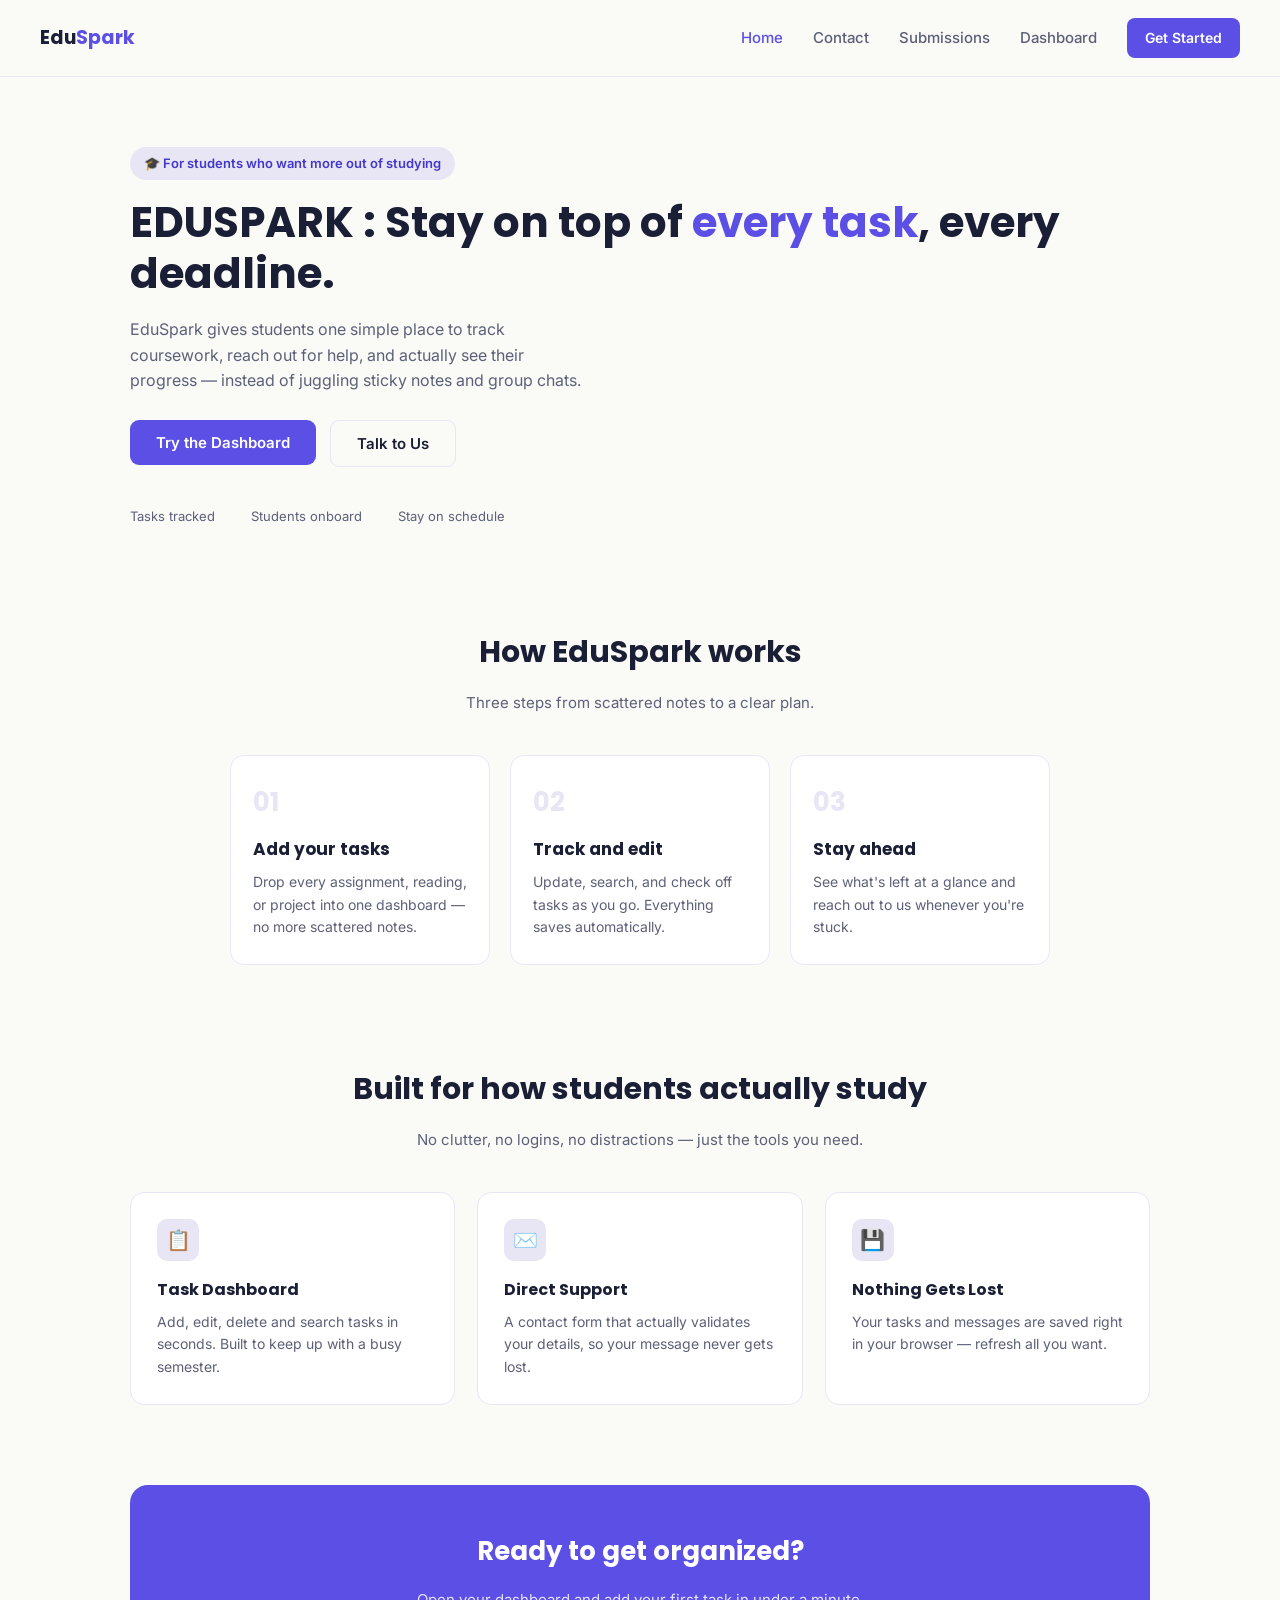
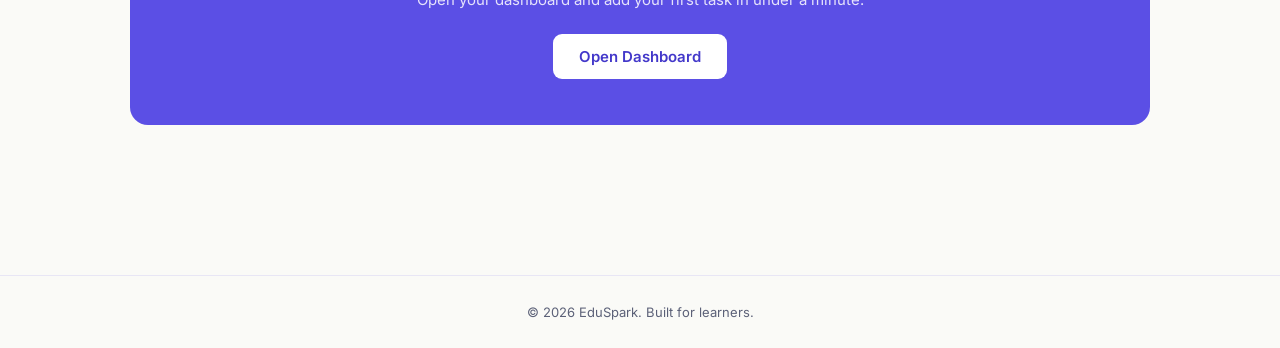
<file: index.html>
<!DOCTYPE html>
<html lang="en">
<head>
  <meta charset="UTF-8">
  <meta name="viewport" content="width=device-width, initial-scale=1.0">
  <title>EduSpark - Learn Smarter, Grow Faster</title>
  <link rel="preconnect" href="https://fonts.googleapis.com">
  <link href="https://fonts.googleapis.com/css2?family=Inter:wght@400;500;600&family=Poppins:wght@600;700&display=swap" rel="stylesheet">
  <link rel="stylesheet" href="css/style.css">
</head>
<body>

  <nav>
    <span class="logo">Edu<span>Spark</span></span>
    <a href="index.html" class="nav-link active">Home</a>
    <a href="pages/contact.html" class="nav-link">Contact</a>
    <a href="pages/submissions.html" class="nav-link">Submissions</a>
    <a href="pages/dashboard.html" class="nav-link">Dashboard</a>
    <a href="pages/dashboard.html" class="nav-cta">Get Started</a>
  </nav>

  <main>

    <section class="hero">
      <div class="hero-text">
        <span class="hero-badge">🎓 For students who want more out of studying</span>
        <h1>EDUSPARK : Stay on top of <span class="highlight">every task</span>, every deadline.</h1>
        <p>EduSpark gives students one simple place to track coursework, reach out for help, and actually see their progress — instead of juggling sticky notes and group chats.</p>
        <div class="hero-buttons">
          <a href="pages/dashboard.html"><button class="btn-primary">Try the Dashboard</button></a>
          <a href="pages/contact.html"><button class="btn-outline">Talk to Us</button></a>
        </div>
        <div class="hero-stats">
          <div><strong></strong><span>Tasks tracked</span></div>
          <div><strong></strong><span>Students onboard</span></div>
          <div><strong></strong><span>Stay on schedule</span></div>
        </div>
      </div>

    </section>

    <section class="section">
      <div class="section-head">
        <h2>How EduSpark works</h2>
        <p>Three steps from scattered notes to a clear plan.</p>
      </div>
      <div class="steps">
        <div class="step">
          <div class="step-num">01</div>
          <h3>Add your tasks</h3>
          <p>Drop every assignment, reading, or project into one dashboard — no more scattered notes.</p>
        </div>
        <div class="step">
          <div class="step-num">02</div>
          <h3>Track and edit</h3>
          <p>Update, search, and check off tasks as you go. Everything saves automatically.</p>
        </div>
        <div class="step">
          <div class="step-num">03</div>
          <h3>Stay ahead</h3>
          <p>See what's left at a glance and reach out to us whenever you're stuck.</p>
        </div>
      </div>
    </section>

    <section class="section">
      <div class="section-head">
        <h2>Built for how students actually study</h2>
        <p>No clutter, no logins, no distractions — just the tools you need.</p>
      </div>
      <div class="features-grid">
        <div class="feature-card">
          <div class="icon">📋</div>
          <h3>Task Dashboard</h3>
          <p>Add, edit, delete and search tasks in seconds. Built to keep up with a busy semester.</p>
        </div>
        <div class="feature-card">
          <div class="icon">✉️</div>
          <h3>Direct Support</h3>
          <p>A contact form that actually validates your details, so your message never gets lost.</p>
        </div>
        <div class="feature-card">
          <div class="icon">💾</div>
          <h3>Nothing Gets Lost</h3>
          <p>Your tasks and messages are saved right in your browser — refresh all you want.</p>
        </div>
      </div>
    </section>

    <section class="section" style="padding-top:10px;">
      <div class="cta-band">
        <h2>Ready to get organized?</h2>
        <p>Open your dashboard and add your first task in under a minute.</p>
        <a href="pages/dashboard.html"><button class="btn-primary">Open Dashboard</button></a>
      </div>
    </section>

  </main>

  <footer>&copy; 2026 EduSpark. Built for learners.</footer>

</body>
</html>
</file>
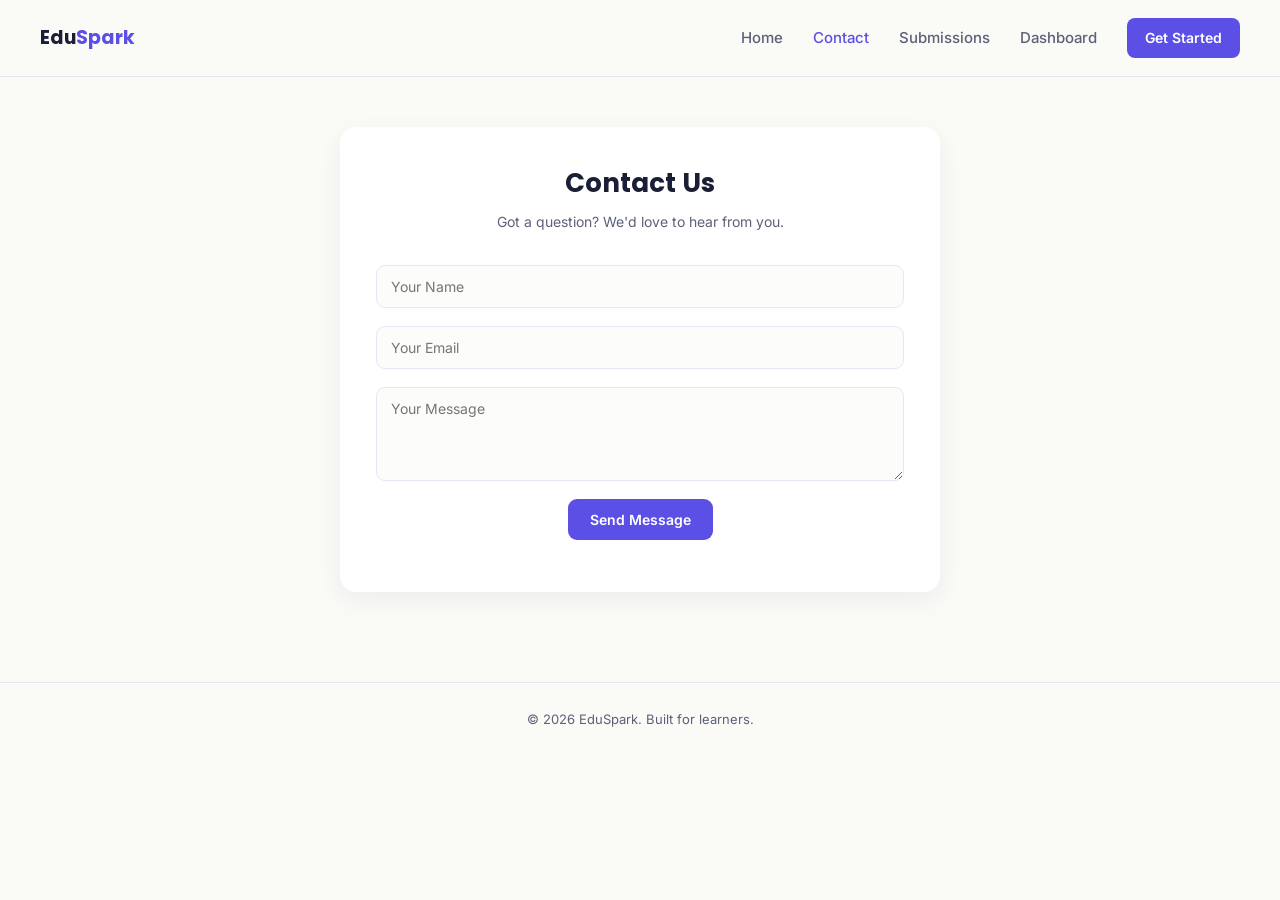
<file: pages/contact.html>
<!DOCTYPE html>
<html lang="en">
<head>
  <meta charset="UTF-8">
  <meta name="viewport" content="width=device-width, initial-scale=1.0">
  <title>Contact - EduSpark</title>
  <link rel="preconnect" href="https://fonts.googleapis.com">
  <link href="https://fonts.googleapis.com/css2?family=Inter:wght@400;500;600&family=Poppins:wght@600;700&display=swap" rel="stylesheet">
  <link rel="stylesheet" href="../css/style.css">
</head>
<body>

  <nav>
    <span class="logo">Edu<span>Spark</span></span>
    <a href="../index.html" class="nav-link">Home</a>
    <a href="contact.html" class="nav-link active">Contact</a>
    <a href="submissions.html" class="nav-link">Submissions</a>
    <a href="dashboard.html" class="nav-link">Dashboard</a>
    <a href="dashboard.html" class="nav-cta">Get Started</a>
  </nav>

  <main>
    <div class="container">
      <h2>Contact Us</h2>
      <p class="subtitle">Got a question? We'd love to hear from you.</p>

      <form id="contactForm">
        <input type="text" id="name" placeholder="Your Name">
        <p class="error" id="nameError"></p>

        <input type="email" id="email" placeholder="Your Email">
        <p class="error" id="emailError"></p>

        <textarea id="message" rows="4" placeholder="Your Message"></textarea>
        <p class="error" id="messageError"></p>

        <button type="submit">Send Message</button>
        <p class="success-msg" id="successMsg"></p>
      </form>
    </div>
  </main>

  <footer>&copy; 2026 EduSpark. Built for learners.</footer>

  <script src="../js/contact.js"></script>
</body>
</html>
</file>
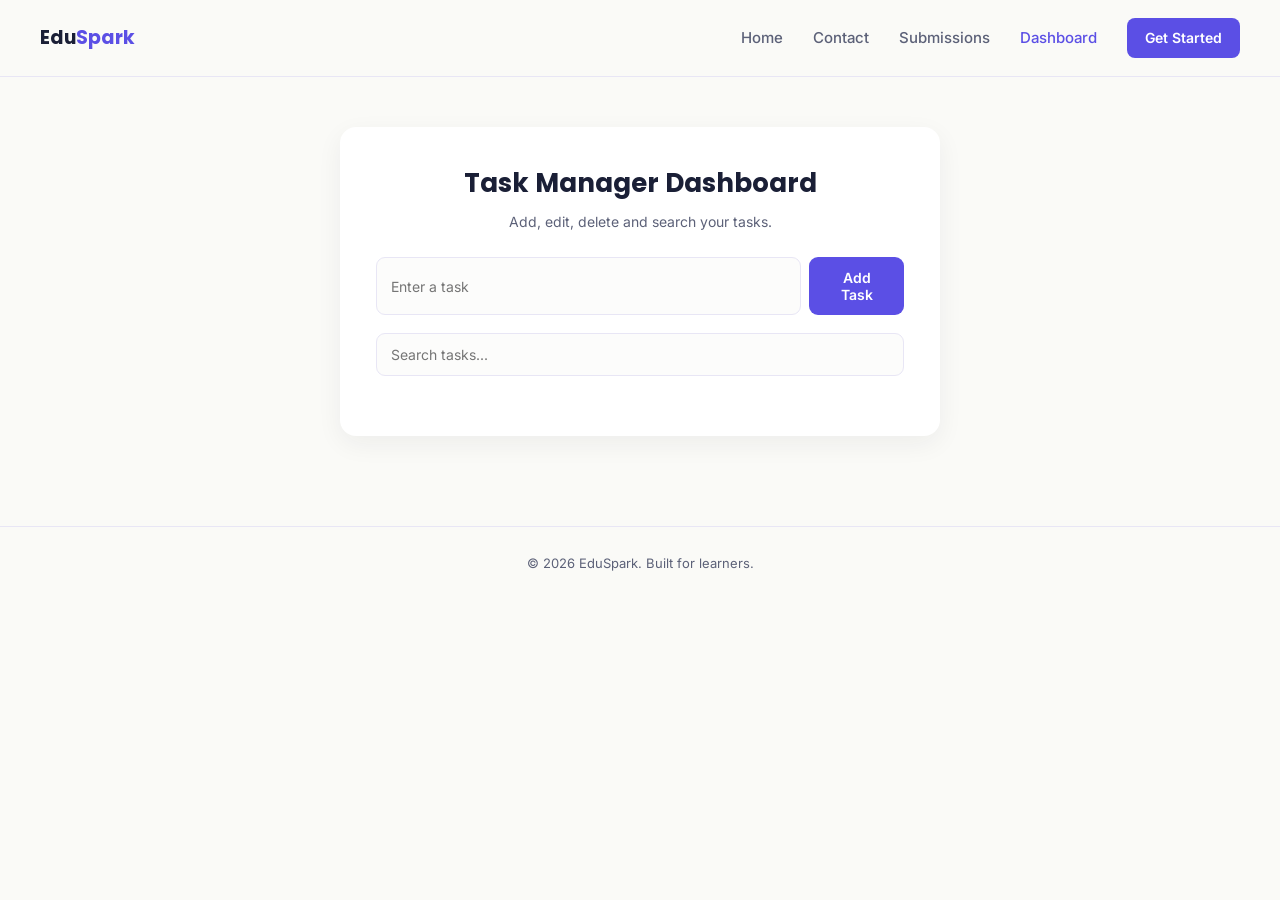
<file: pages/dashboard.html>
<!DOCTYPE html>
<html lang="en">
<head>
  <meta charset="UTF-8">
  <meta name="viewport" content="width=device-width, initial-scale=1.0">
  <title>Dashboard - EduSpark</title>
  <link rel="preconnect" href="https://fonts.googleapis.com">
  <link href="https://fonts.googleapis.com/css2?family=Inter:wght@400;500;600&family=Poppins:wght@600;700&display=swap" rel="stylesheet">
  <link rel="stylesheet" href="../css/style.css">
</head>
<body>

  <nav>
    <span class="logo">Edu<span>Spark</span></span>
    <a href="../index.html" class="nav-link">Home</a>
    <a href="contact.html" class="nav-link">Contact</a>
    <a href="submissions.html" class="nav-link">Submissions</a>
    <a href="dashboard.html" class="nav-link active">Dashboard</a>
    <a href="dashboard.html" class="nav-cta">Get Started</a>
  </nav>

  <main>
    <div class="container">
      <h2>Task Manager Dashboard</h2>
      <p class="subtitle">Add, edit, delete and search your tasks.</p>

      <div class="task-controls">
        <input type="text" id="taskInput" placeholder="Enter a task">
        <button onclick="addTask()">Add Task</button>
      </div>

      <input type="text" id="searchBox" placeholder="Search tasks..." onkeyup="searchTasks()">

      <ul id="taskList"></ul>
    </div>
  </main>

  <footer>&copy; 2026 EduSpark. Built for learners.</footer>

  <script src="../js/dashboard.js"></script>
</body>
</html>
</file>
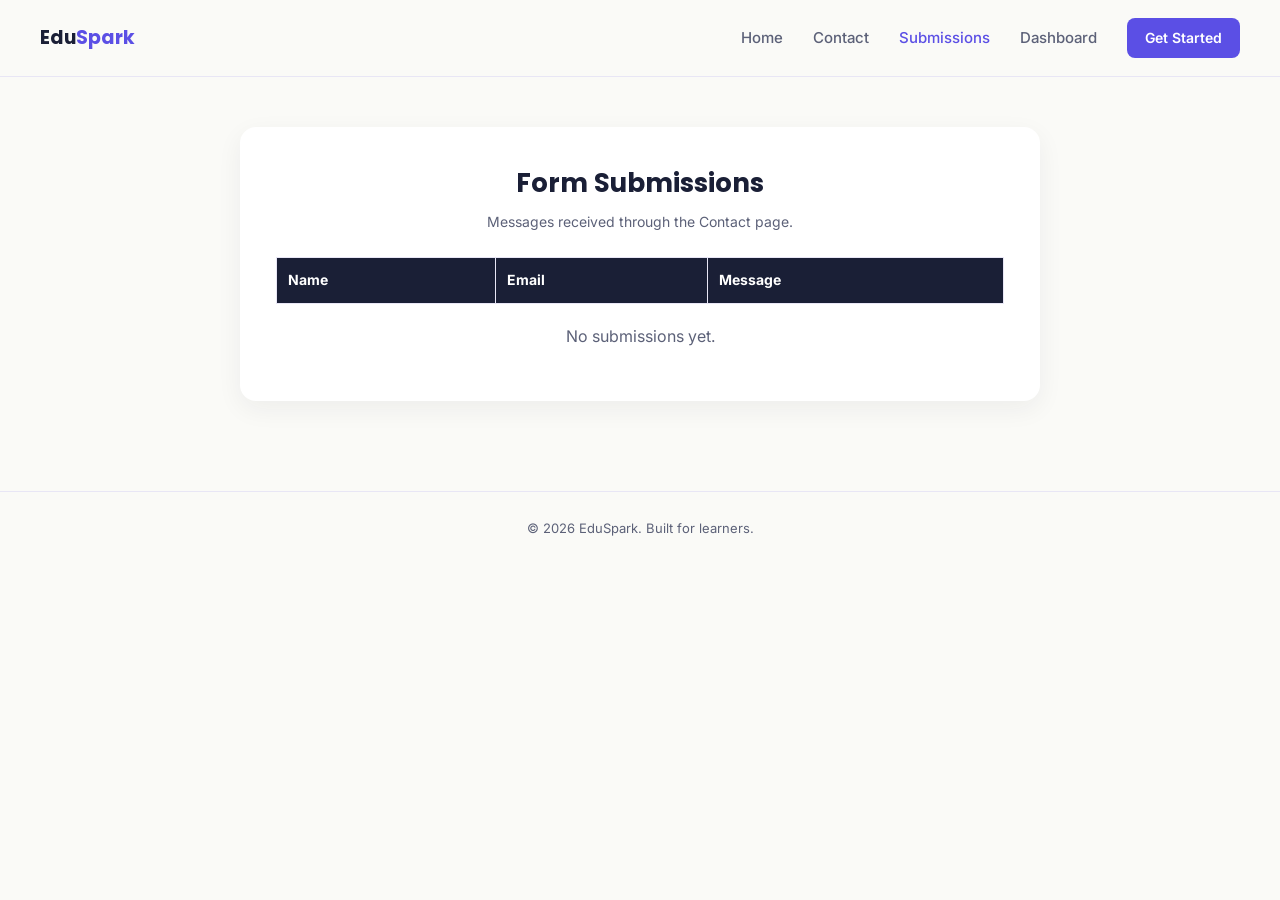
<file: pages/submissions.html>
<!DOCTYPE html>
<html lang="en">
<head>
  <meta charset="UTF-8">
  <meta name="viewport" content="width=device-width, initial-scale=1.0">
  <title>Submissions - EduSpark</title>
  <link rel="preconnect" href="https://fonts.googleapis.com">
  <link href="https://fonts.googleapis.com/css2?family=Inter:wght@400;500;600&family=Poppins:wght@600;700&display=swap" rel="stylesheet">
  <link rel="stylesheet" href="../css/style.css">
</head>
<body>

  <nav>
    <span class="logo">Edu<span>Spark</span></span>
    <a href="../index.html" class="nav-link">Home</a>
    <a href="contact.html" class="nav-link">Contact</a>
    <a href="submissions.html" class="nav-link active">Submissions</a>
    <a href="dashboard.html" class="nav-link">Dashboard</a>
    <a href="dashboard.html" class="nav-cta">Get Started</a>
  </nav>

  <main>
    <div class="container wide">
      <h2>Form Submissions</h2>
      <p class="subtitle">Messages received through the Contact page.</p>

      <table id="submissionTable">
        <thead>
          <tr><th>Name</th><th>Email</th><th>Message</th></tr>
        </thead>
        <tbody id="submissionBody"></tbody>
      </table>
      <p id="noDataMsg" style="display:none;">No submissions yet.</p>
    </div>
  </main>

  <footer>&copy; 2026 EduSpark. Built for learners.</footer>

  <script src="../js/submissions.js"></script>
</body>
</html>
</file>
<file: css/style.css>
* { box-sizing: border-box; }

:root {
  --bg: #FAFAF7;
  --ink: #1A1F36;
  --ink-soft: #5C6178;
  --primary: #5B4FE5;
  --primary-dark: #4338CA;
  --accent: #22C55E;
  --card: #FFFFFF;
  --line: #E8E6F5;
}

body {
  margin: 0;
  font-family: 'Inter', Arial, sans-serif;
  background: var(--bg);
  color: var(--ink);
  line-height: 1.6;
}

h1, h2, h3 {
  font-family: 'Poppins', 'Inter', Arial, sans-serif;
  margin: 0;
  color: var(--ink);
}

a { text-decoration: none; }

/* ---- Navbar ---- */
nav {
  background: var(--bg);
  padding: 18px 40px;
  display: flex;
  align-items: center;
  gap: 30px;
  border-bottom: 1px solid var(--line);
  position: sticky;
  top: 0;
  z-index: 10;
}

nav .logo {
  font-family: 'Poppins', sans-serif;
  font-weight: 700;
  font-size: 19px;
  color: var(--ink);
  margin-right: auto;
}

nav .logo span { color: var(--primary); }

nav a.nav-link {
  color: var(--ink-soft);
  font-weight: 500;
  font-size: 15px;
  transition: color 0.2s;
}

nav a.nav-link:hover,
nav a.nav-link.active {
  color: var(--primary);
}

nav a.nav-cta {
  background: var(--primary);
  color: white;
  padding: 9px 18px;
  border-radius: 8px;
  font-weight: 600;
  font-size: 14px;
}
nav a.nav-cta:hover { background: var(--primary-dark); }

main { padding: 0 0 40px; }

/* ============ HOME PAGE ============ */

.hero {
  max-width: 1100px;
  margin: 0 auto;
  padding: 70px 40px 50px;
  display: flex;
  align-items: center;
  gap: 50px;
  flex-wrap: wrap;
}

.hero-text { flex: 1; min-width: 280px; }

.hero-badge {
  display: inline-block;
  background: var(--line);
  color: var(--primary-dark);
  font-size: 13px;
  font-weight: 600;
  padding: 6px 14px;
  border-radius: 20px;
  margin-bottom: 18px;
}

.hero-text h1 {
  font-size: 42px;
  line-height: 1.2;
  margin-bottom: 18px;
}

.hero-text h1 .highlight { color: var(--primary); }

.hero-text p {
  color: var(--ink-soft);
  font-size: 16px;
  max-width: 460px;
  margin-bottom: 26px;
}

.hero-buttons { display: flex; gap: 14px; flex-wrap: wrap; }

.btn-primary {
  background: var(--primary);
  color: white;
  padding: 13px 26px;
  border-radius: 9px;
  font-weight: 600;
  font-size: 15px;
  border: none;
  cursor: pointer;
  transition: background 0.2s, transform 0.15s;
}
.btn-primary:hover { background: var(--primary-dark); transform: translateY(-1px); }

.btn-outline {
  background: transparent;
  color: var(--ink);
  padding: 13px 26px;
  border-radius: 9px;
  font-weight: 600;
  font-size: 15px;
  border: 1.5px solid var(--line);
  cursor: pointer;
}
.btn-outline:hover { border-color: var(--primary); color: var(--primary); }

.hero-stats {
  display: flex;
  gap: 36px;
  margin-top: 36px;
}

.hero-stats div strong {
  font-size: 24px;
  font-family: 'Poppins', sans-serif;
  color: var(--ink);
  display: block;
}
.hero-stats div span {
  font-size: 13px;
  color: var(--ink-soft);
}

/* Hero visual card */
.hero-visual {
  flex: 1;
  min-width: 280px;
  background: var(--card);
  border: 1px solid var(--line);
  border-radius: 16px;
  padding: 28px;
  box-shadow: 0 12px 30px rgba(91, 79, 229, 0.10);
}

.hero-visual .vis-title {
  font-size: 13px;
  font-weight: 600;
  color: var(--ink-soft);
  margin-bottom: 16px;
}

.progress-row {
  display: flex;
  align-items: center;
  gap: 12px;
  margin-bottom: 14px;
}

.progress-row .label {
  width: 100px;
  font-size: 13px;
  font-weight: 500;
  color: var(--ink);
}

.progress-bar {
  flex: 1;
  height: 8px;
  background: var(--line);
  border-radius: 6px;
  overflow: hidden;
}

.progress-bar .fill {
  height: 100%;
  background: var(--primary);
  border-radius: 6px;
}

.progress-row .pct {
  font-size: 13px;
  color: var(--ink-soft);
  width: 36px;
  text-align: right;
}

/* ---- How it works ---- */
.section {
  max-width: 1100px;
  margin: 0 auto;
  padding: 50px 40px;
}

.section-head {
  text-align: center;
  max-width: 600px;
  margin: 0 auto 40px;
}

.section-head h2 { font-size: 30px; margin-bottom: 10px; }
.section-head p { color: var(--ink-soft); font-size: 15px; }

.steps {
  display: flex;
  gap: 20px;
  flex-wrap: wrap;
  justify-content: center;
}

.step {
  flex: 1;
  min-width: 220px;
  max-width: 260px;
  background: var(--card);
  border: 1px solid var(--line);
  border-radius: 14px;
  padding: 26px 22px;
  text-align: left;
}

.step .step-num {
  font-family: 'Poppins', sans-serif;
  font-weight: 700;
  font-size: 26px;
  color: var(--line);
  margin-bottom: 12px;
}

.step h3 { font-size: 17px; margin-bottom: 8px; }
.step p { font-size: 14px; color: var(--ink-soft); margin: 0; }

/* ---- Features ---- */
.features-grid {
  display: grid;
  grid-template-columns: repeat(3, 1fr);
  gap: 22px;
}

.feature-card {
  background: var(--card);
  border: 1px solid var(--line);
  border-radius: 14px;
  padding: 26px;
}

.feature-card .icon {
  width: 42px;
  height: 42px;
  background: var(--line);
  border-radius: 10px;
  display: flex;
  align-items: center;
  justify-content: center;
  font-size: 20px;
  margin-bottom: 16px;
}

.feature-card h3 { font-size: 16px; margin-bottom: 8px; }
.feature-card p { font-size: 14px; color: var(--ink-soft); margin: 0; }

/* ---- CTA band ---- */
.cta-band {
  background: var(--primary);
  border-radius: 18px;
  max-width: 1100px;
  margin: 20px auto 60px;
  padding: 46px 40px;
  text-align: center;
  color: white;
}

.cta-band h2 { color: white; font-size: 26px; margin-bottom: 10px; }
.cta-band p { color: #E5E2FB; margin-bottom: 22px; font-size: 15px; }

.cta-band .btn-primary {
  background: white;
  color: var(--primary-dark);
}
.cta-band .btn-primary:hover { background: #f1f0ff; }

/* ============ SHARED CARD (Contact / Dashboard) ============ */
.container {
  max-width: 600px;
  margin: 50px auto;
  background: var(--card);
  padding: 36px;
  border-radius: 16px;
  box-shadow: 0 8px 26px rgba(26,31,54,0.06);
  text-align: center;
}

.container.wide { max-width: 800px; }

.container h2 { font-size: 26px; }

.subtitle {
  color: var(--ink-soft);
  font-size: 14px;
  margin-top: 6px;
  margin-bottom: 24px;
}

input, textarea {
  width: 100%;
  padding: 12px 14px;
  margin: 8px 0;
  border: 1px solid var(--line);
  border-radius: 9px;
  font-size: 14px;
  background: #FCFCFB;
  font-family: 'Inter', sans-serif;
  outline: none;
}

input:focus, textarea:focus {
  border-color: var(--primary);
  background: white;
}

button {
  background: var(--primary);
  color: white;
  border: none;
  padding: 12px 22px;
  border-radius: 9px;
  cursor: pointer;
  font-size: 14px;
  font-weight: 600;
  font-family: 'Inter', sans-serif;
  transition: background 0.2s;
}
button:hover { background: var(--primary-dark); }

.error {
  color: #E0473E;
  font-size: 13px;
  text-align: left;
  margin: -4px 0 6px;
}

.success-msg {
  color: var(--accent);
  margin-top: 14px;
  font-weight: 500;
}

/* ---- Table ---- */
table { width: 100%; border-collapse: collapse; margin-top: 15px; }
table th, table td { border: 1px solid var(--line); padding: 11px; font-size: 14px; text-align: left; }
table th { background: var(--ink); color: white; }
table tr:nth-child(even) { background: #FAFAFD; }
#noDataMsg { color: var(--ink-soft); margin-top: 20px; }

/* ---- Dashboard ---- */
.task-controls { display: flex; gap: 8px; margin-bottom: 10px; }
.task-controls input { margin: 0; }

ul#taskList { list-style: none; padding: 0; margin-top: 15px; text-align: left; }

ul#taskList li {
  background: #FAFAFD;
  border: 1px solid var(--line);
  margin: 8px 0;
  padding: 13px 16px;
  border-radius: 10px;
  display: flex;
  justify-content: space-between;
  align-items: center;
}

ul#taskList li span.task-name { font-size: 14px; }

ul#taskList li .task-buttons button {
  margin-left: 6px;
  font-size: 12px;
  padding: 7px 13px;
}

ul#taskList li .task-buttons button.edit-btn { background: #F0A93F; }
ul#taskList li .task-buttons button.edit-btn:hover { background: #D8911F; }

ul#taskList li .task-buttons button.delete-btn { background: #E0473E; }
ul#taskList li .task-buttons button.delete-btn:hover { background: #C43A32; }

/* ---- Footer ---- */
footer {
  text-align: center;
  padding: 26px;
  color: var(--ink-soft);
  font-size: 13px;
  border-top: 1px solid var(--line);
}

/* ---- Responsive ---- */
@media (max-width: 760px) {
  nav { padding: 16px 20px; flex-wrap: wrap; gap: 14px; }
  .hero { padding: 40px 20px; }
  .hero-text h1 { font-size: 30px; }
  .features-grid { grid-template-columns: 1fr; }
  .steps { flex-direction: column; align-items: center; }
  .container { padding: 24px; margin: 30px 16px; }
  .task-controls { flex-direction: column; }
  .hero-stats { gap: 22px; }
}
</file>
